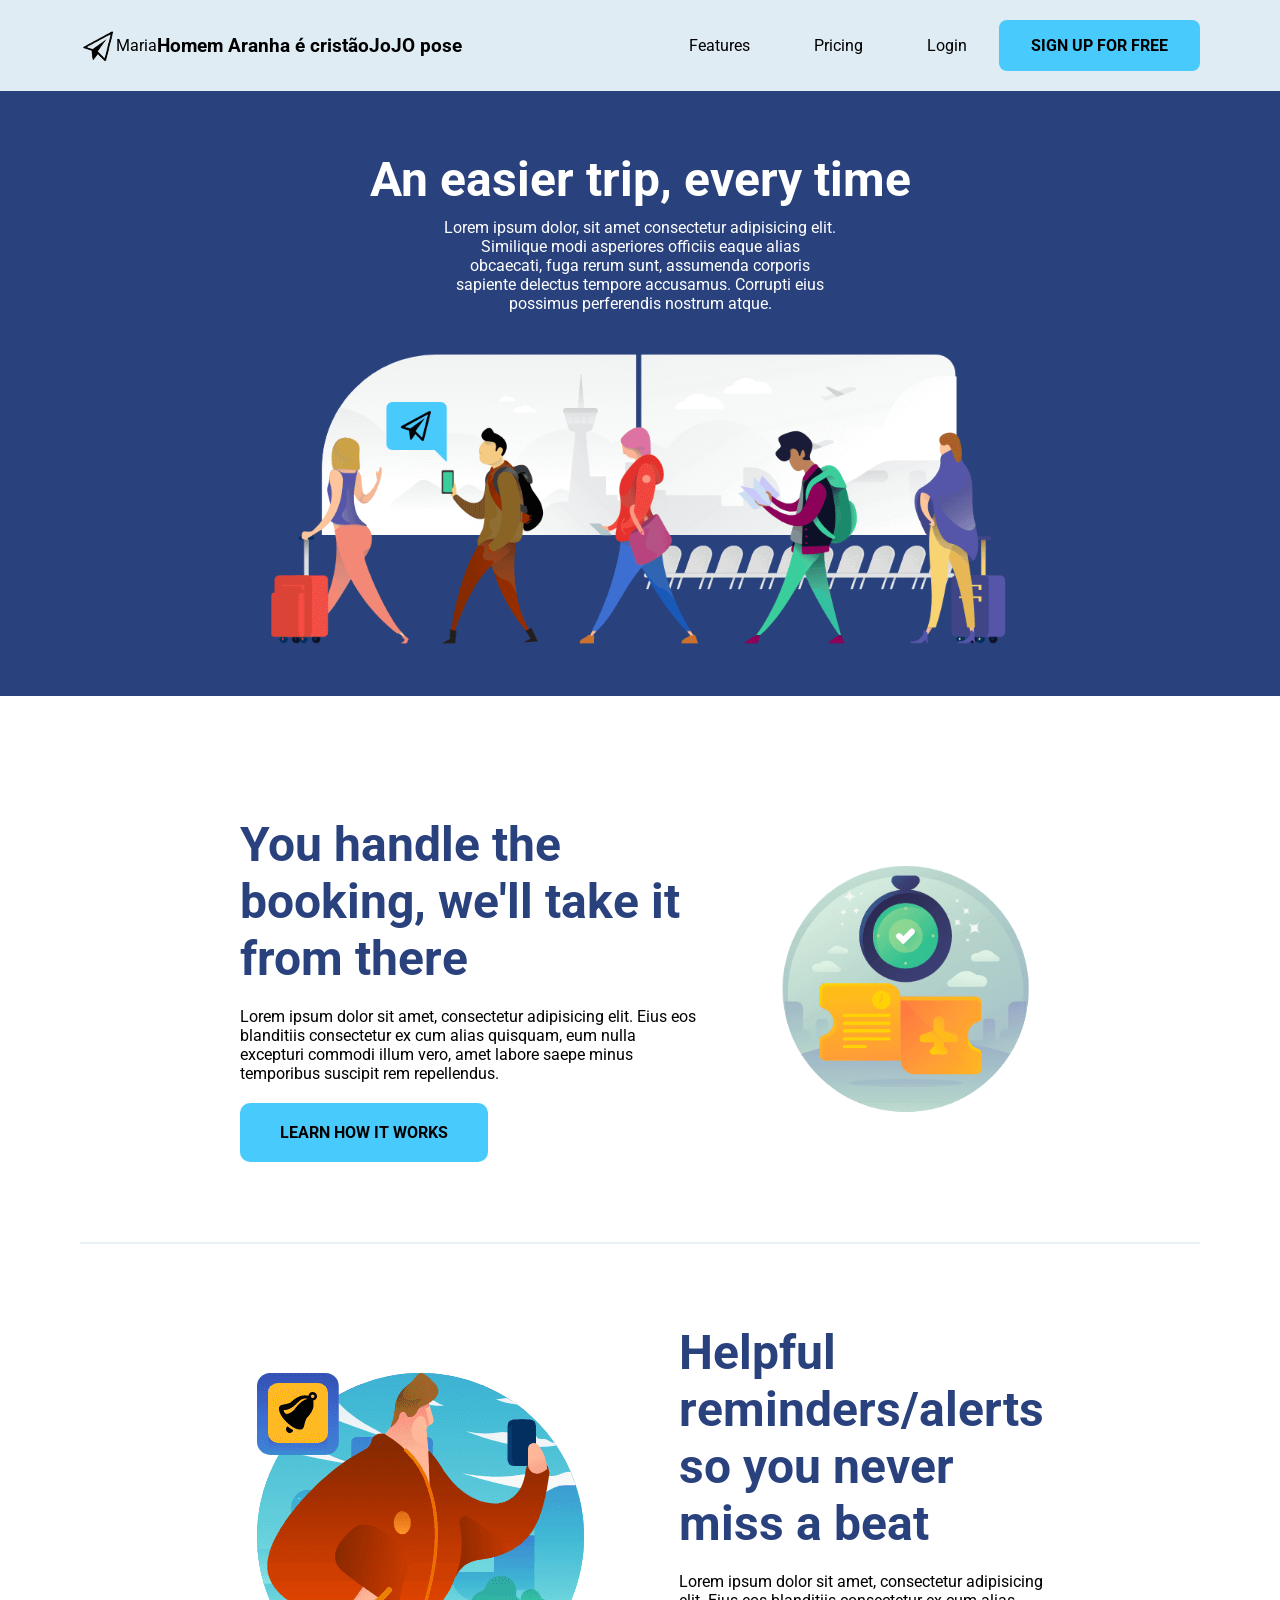
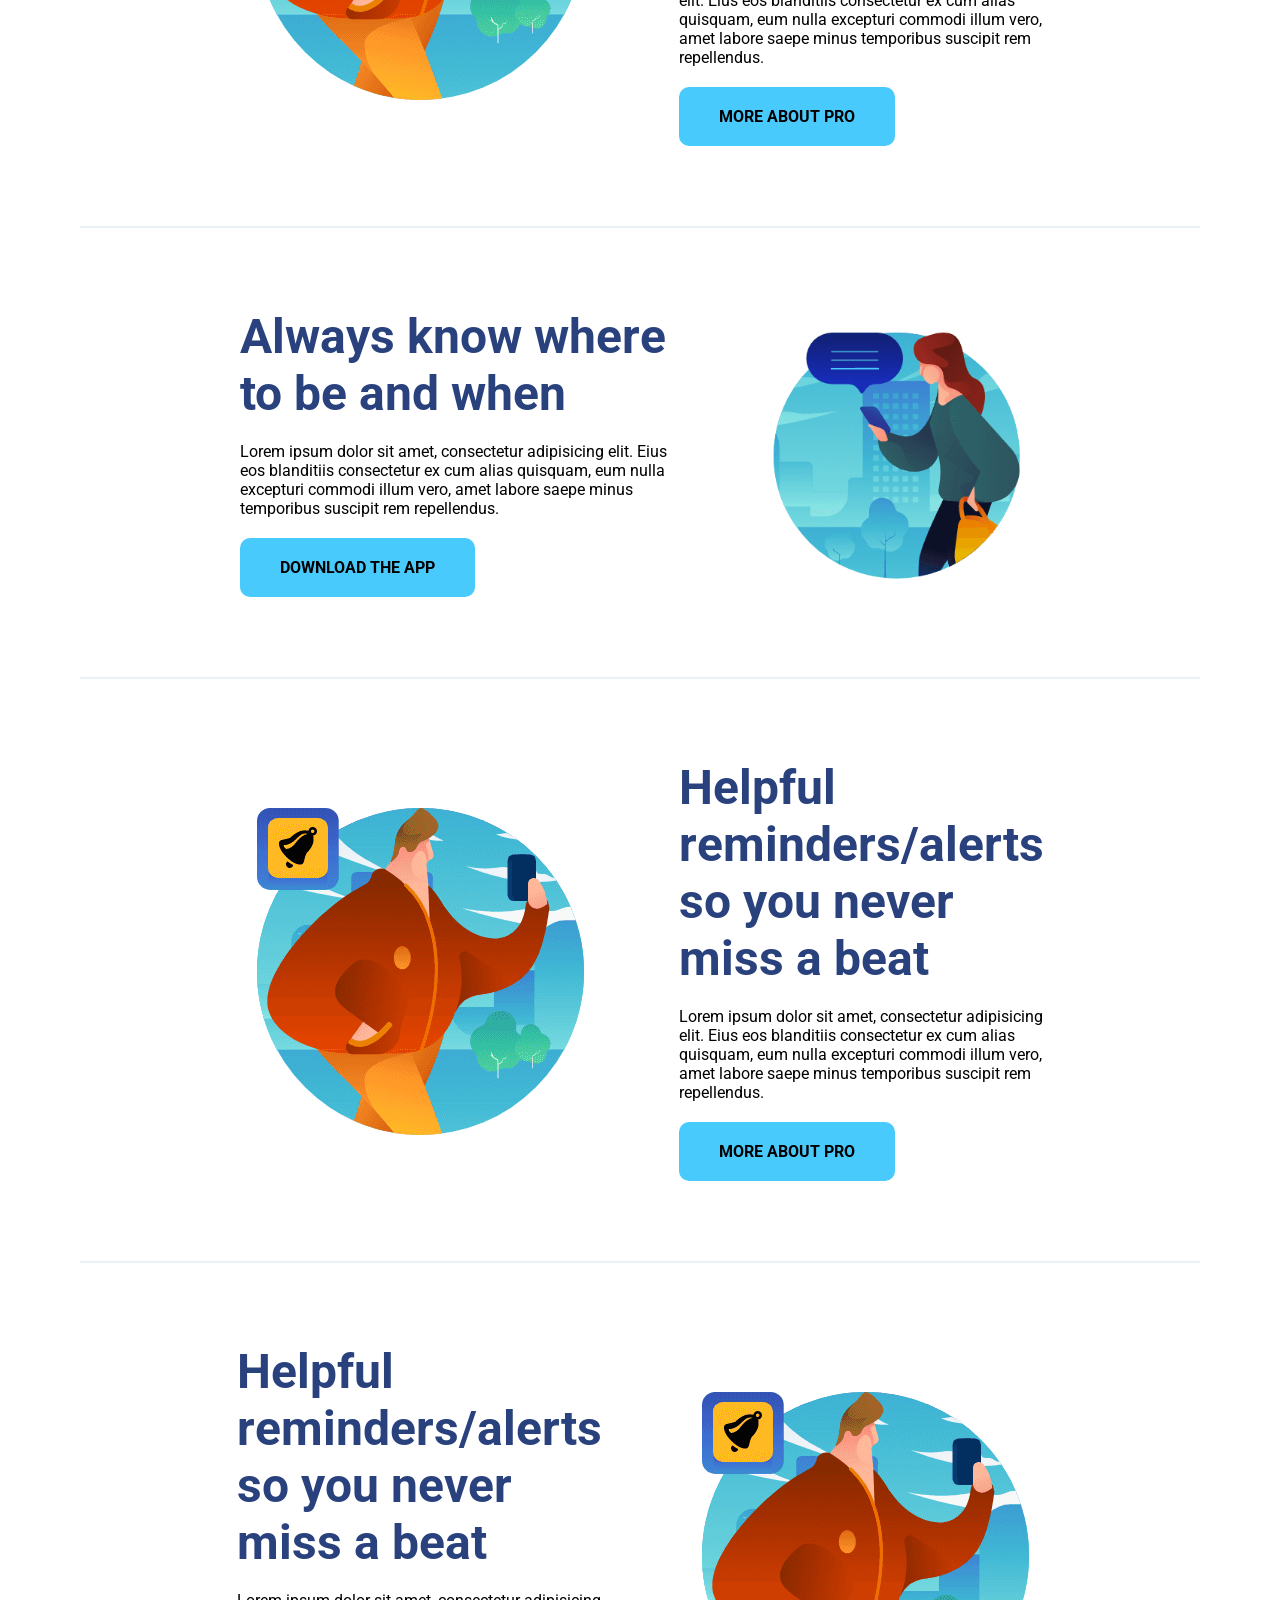
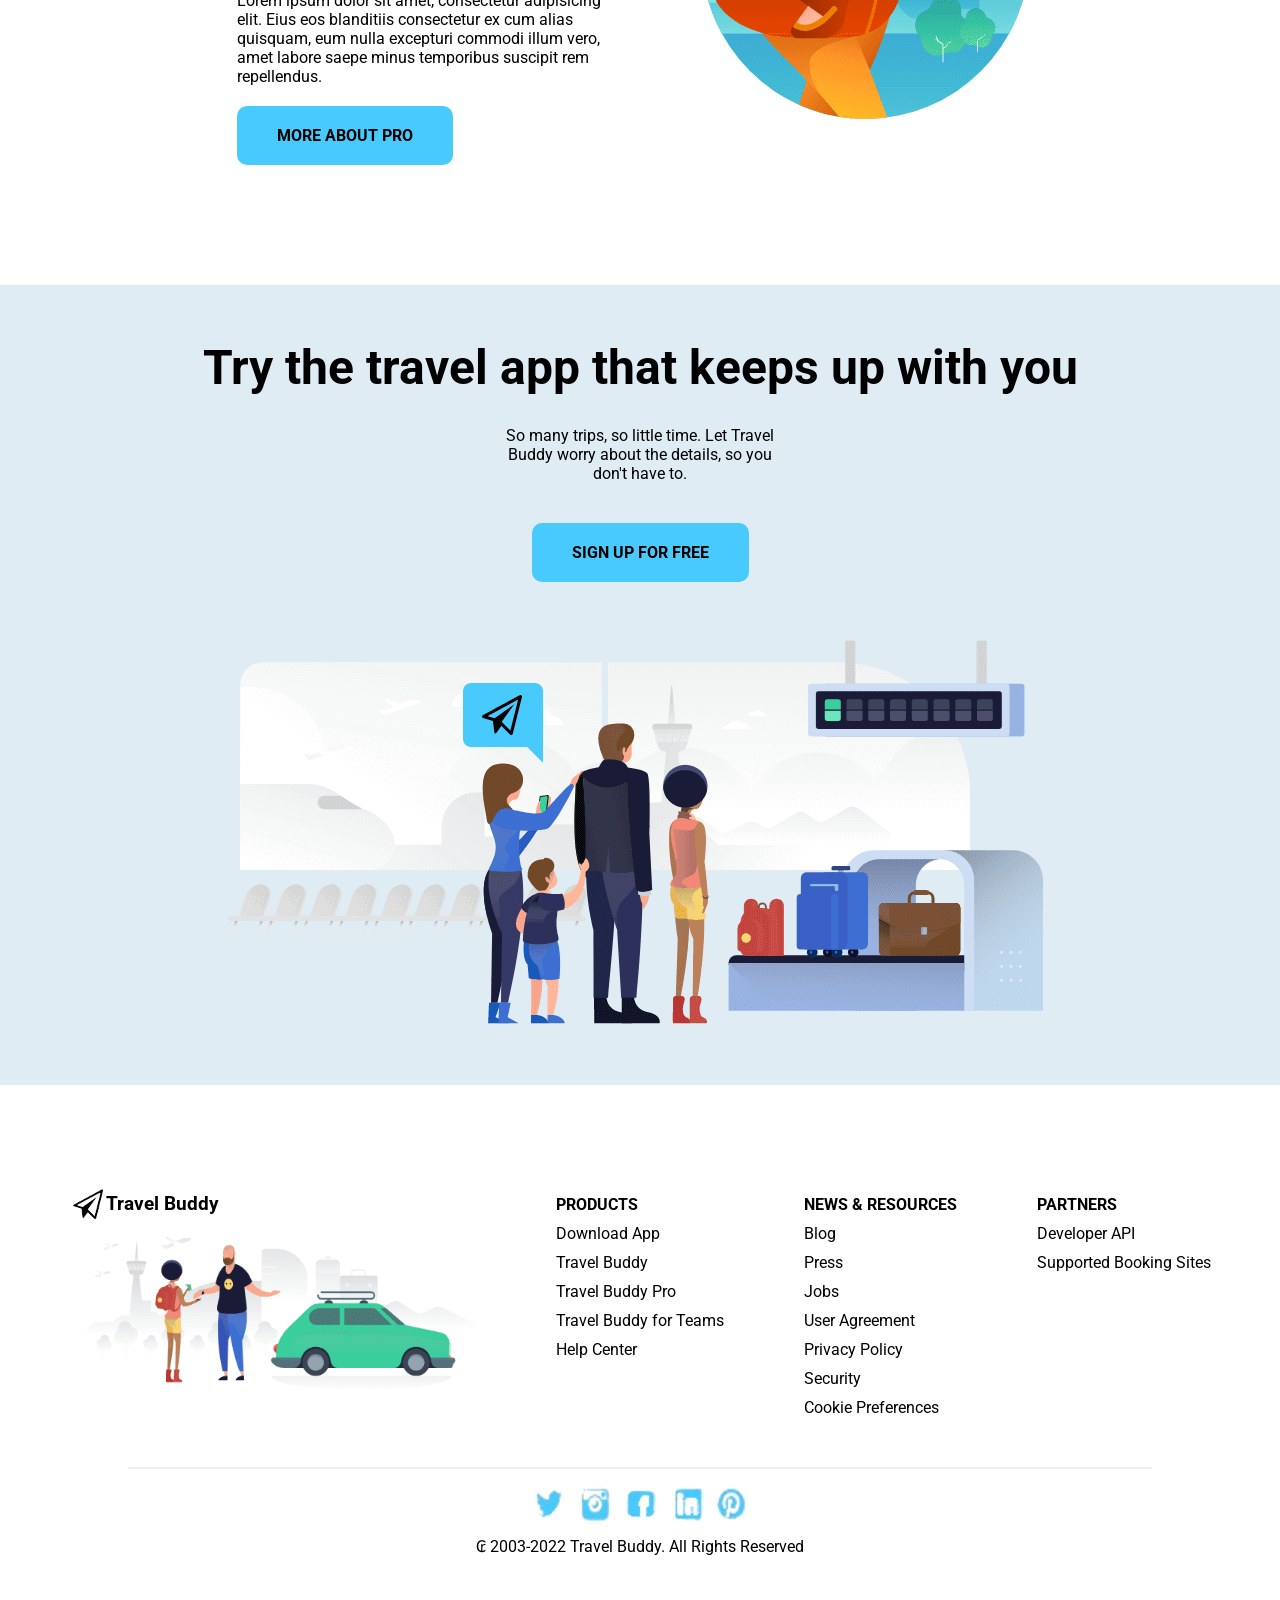
<file: index.html>
<!DOCTYPE html>
<html lang="en">
<head>
  <meta charset="UTF-8">
  <meta name="viewport" content="width=device-width, initial-scale=1.0">
  <title>Document</title>
  <link rel="stylesheet" href="style.css">
</head>
<body>
  <header>
    <div class="icons">
      <img src="imagens/icones/compartilhar.png" alt="Icone compartilhar">
      <div>Maria</div>
      <p>Homem Aranha é cristão</p>
      <p>JoJO pose</p>
    </div>
    <ul class="menu">
      <li><a href="features.html">Features</a></li>
      <li><a href="pricing.html">Pricing</a></li>
      <li><a href="login.html">Login</a></li>
      <li><a href="signup.html" class="active" >SIGN UP FOR FREE</a></li>
    </ul>
  </header>
  <main>
    <h1>An easier trip, every time</h1>
    <p>Lorem ipsum dolor, sit amet consectetur adipisicing elit. Similique modi asperiores officiis eaque alias obcaecati, fuga rerum sunt, assumenda corporis sapiente delectus tempore accusamus. Corrupti eius possimus perferendis nostrum atque.</p>
    <img src="imagens/pessoas.png" alt="">
  </main>
  <section>
    <article>
      <div class="content">
        <h1>You handle the booking, we'll take it from there</h1>
        <p>Lorem ipsum dolor sit amet, consectetur adipisicing elit. Eius eos blanditiis consectetur ex cum alias quisquam, eum nulla excepturi commodi illum vero, amet labore saepe minus temporibus suscipit rem repellendus.</p>
        <a href="" class="active">LEARN HOW IT WORKS</a>
      </div>
      <img src="imagens/travel.png" alt="">
    </article>
    <hr>
    <article>
      <div class="content">
        <h1>Helpful reminders/alerts so you never miss a beat</h1>
        <p>Lorem ipsum dolor sit amet, consectetur adipisicing elit. Eius eos blanditiis consectetur ex cum alias quisquam, eum nulla excepturi commodi illum vero, amet labore saepe minus temporibus suscipit rem repellendus.</p>
        <a href="" class="active">MORE ABOUT PRO</a>
      </div>
      <img src="imagens/man.png" alt="">
    </article>
    <hr>
    <article>
      <div class="content">
        <h1>Always know where to be and when</h1>
        <p>Lorem ipsum dolor sit amet, consectetur adipisicing elit. Eius eos blanditiis consectetur ex cum alias quisquam, eum nulla excepturi commodi illum vero, amet labore saepe minus temporibus suscipit rem repellendus.</p>
        <a href="" class="active">DOWNLOAD THE APP</a>
      </div>
      <img src="imagens/woman.png" alt="">
    </article>
    <hr>
    <article>
      <div class="content">
        <h1>Helpful reminders/alerts so you never miss a beat</h1>
        <p>Lorem ipsum dolor sit amet, consectetur adipisicing elit. Eius eos blanditiis consectetur ex cum alias quisquam, eum nulla excepturi commodi illum vero, amet labore saepe minus temporibus suscipit rem repellendus.</p>
        <a href="" class="active">MORE ABOUT PRO</a>
      </div>
      <img src="imagens/man.png" alt="">
    </article>
    <hr>
    <article>
      <div class="content">
        <h1>Helpful reminders/alerts so you never miss a beat</h1>
        <p>Lorem ipsum dolor sit amet, consectetur adipisicing elit. Eius eos blanditiis consectetur ex cum alias quisquam, eum nulla excepturi commodi illum vero, amet labore saepe minus temporibus suscipit rem repellendus.</p>
        <a href="" class="active">MORE ABOUT PRO</a>
      </div>
      <img src="imagens/man.png" alt="">
    </article>
  </section>
  <section class="travel">
    <h1>Try the travel app that keeps up with you</h1>
    <p>So many trips, so little time. Let Travel Buddy worry about the details, so you don't have to.</p>
    <a href="" class="active">SIGN UP FOR FREE</a>
    <img src="imagens/airport.png" alt="">
  </section>

  <footer>
    <div class="footer-content">
      <div class="images">
        <div class="icons">
          <img src="imagens/icones/compartilhar.png" alt="Icone compartilhar">
          <p>Travel Buddy</p>
        </div>
        <img src="imagens/people.png" alt="">
      </div>
      <div class="other">
        <ul>
          <li class="bold">PRODUCTS</li>
          <li><a href="download-app.html">Download App</a></li>
          <li><a href="home.html">Travel Buddy</a></li>
          <li><a href="travel-buddy-pro.html">Travel Buddy Pro</a></li>
          <li><a href="travel-buddy-teams.html">Travel Buddy for Teams</a></li>
          <li><a href="help-center.html">Help Center</a></li>
        </ul>

        <ul>
          <li class="bold">NEWS & RESOURCES</li>
          <li><a href="download-app.html">Blog</a></li>
          <li><a href="home.html">Press</a></li>
          <li><a href="travel-buddy-pro.html">Jobs</a></li>
          <li><a href="travel-buddy-teams.html">User Agreement</a></li>
          <li><a href="privacy-policy.html">Privacy Policy</a></li>
          <li><a href="security.html">Security</a></li>
          <li><a href="cookie-preferences.html">Cookie Preferences</a></li>
        </ul>

        <ul>
          <li class="bold">PARTNERS</li>
          <li><a href="developer-api.html">Developer API</a></li>
          <li><a href="supported-booking.html">Supported Booking Sites</a></li>
        </ul>
      </div>
    </div>
    <hr>
    <div class="share">
      <div class="medias">
        <img src="imagens/icones/twitter.png" alt="">
        <img src="imagens/icones/instagram.png" alt="">
        <img src="imagens/icones/facebook.png" alt="">
        <img src="imagens/icones/linkedin.png" alt="">
        <img src="imagens/icones/pinterest.png" alt="">
      </div>
      <p>₢ 2003-2022 Travel Buddy. All Rights Reserved</p>
    </div>

  </footer>
</body>
</html>
</file>
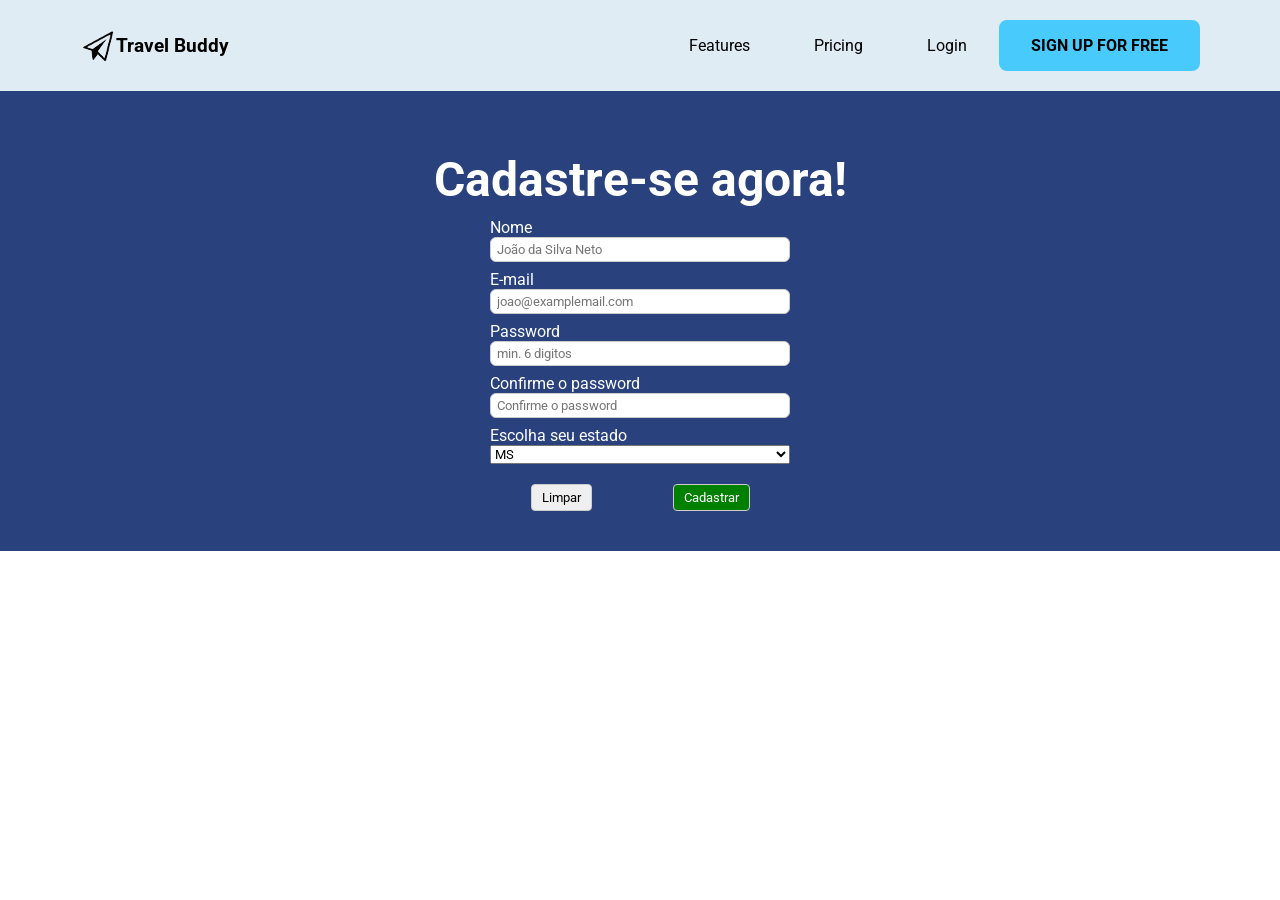
<file: signup.html>
<!DOCTYPE html>
<html lang="en">
<head>
    <meta charset="UTF-8">
    <meta name="viewport" content="width=device-width, initial-scale=1.0">
    <title>Document</title>
    <link rel="stylesheet" href="style.css">
    <link rel="stylesheet" href="signup.css">
</head>
<body>
    <header>
        <div class="icons">
            <img src="imagens/icones/compartilhar.png" alt="Icone compartilhar">
            <p>Travel Buddy</p>
        </div>
        <ul class="menu">
            <li><a href="features.html">Features</a></li>
            <li><a href="pricing.html">Pricing</a></li>
            <li><a href="login.html">Login</a></li>
            <li><a href="signup.html" class="active" >SIGN UP FOR FREE</a></li>
        </ul>
  </header>
  <main>
    <h1>Cadastre-se agora!</h1>
    <form
        action="https://jkorpela.fi/cgi-bin/echo.cgi"
        class="forms"    
    >
        <div class="inputs">
            <label for="nome">Nome </label>
            <input
                type="text"
                id="nome"
                name="nome"
                placeholder="João da Silva Neto"
            >
        </div>
        <div class="inputs">
            <label for="email">E-mail </label>
            <input
                type="email"
                id="email"
                name="email"
                placeholder="joao@examplemail.com"
            >
        </div>
        <div class="inputs">
            <label for="password">Password </label>
            <input
                type="password"
                id="password"
                name="password"
                placeholder="min. 6 digitos"
            >
        </div>
        <div class="inputs">
            <label for="password-confirm">Confirme o password </label>
            <input
                type="password"
                id="password-confirm"
                name="password-confirm"
                placeholder="Confirme o password"
            >
        </div>
        <div class="inputs">
            <label for="estado">Escolha seu estado</label>
            <select id="estado" name="estado" required>
                <option value="MS">MS</option>
                <option value="MT">MT</option>
                <option value="PR">PR</option>
            </select>
        </div>
        <div class="form-buttons">
            <button type="reset">Limpar</button>
            <button type="submit" class="cadastrar">Cadastrar</button>
        </div>
    </form>
  </main>
</body>
</html>
</file>
<file: style.css>
@import url('https://fonts.googleapis.com/css2?family=Roboto:ital,wght@0,100..900;1,100..900&display=swap');


*{
  font-family: 'Roboto', Arial, Helvetica, sans-serif;
  margin: 0;
  padding: 0;
}

h1{
  font-size: 3rem;
}

a{
  text-decoration: none;
  color: black;
}

header{
  display: flex;
  justify-content: space-between;
  padding: 20px 80px;
  background-color: #dfecf4;
}

.icons{
  display: flex;
  width: fit-content;
  align-items: center;
}

.icons img{
  scale: 1;
}

.icons p{
  white-space: nowrap;
  flex-shrink: 0;
  font-weight: bolder;
  font-size: 1.2rem;
}

.menu{
  list-style: none;
  display: flex;
  align-items: center;
}

.menu a{
  display: inline-block;
  padding: 16px 32px;
  border-radius: 8px;
}

.menu a:hover{
  background-color: #48cafd;
}

.active{
  border-radius: 10px;
  background-color: #48cafd;
  padding: 20px 40px;
  color: black;
  font-weight: bold;
  text-decoration: none;
}

a.active:hover{
  background-color: #03b1f6;
}

main{
  background-color: #29417c;
  color: white;
  display: flex;
  flex-direction: column;
  justify-content: center;
  align-items: center;
  padding: 60px 80px 40px;
  gap: 10px;
}


main p{
  width: 35%;
  text-align: center;
}

section{
  padding: 40px 80px;
}

hr{
  border: none;
  height: 2px;
  background-color: #e9f2f7;
}

section article{
  display: flex;
  justify-content: center;
  align-items: center;
  padding: 80px 160px;
  gap: 80px;
}

section article:nth-of-type(odd){
  flex-direction: row;
}

section article:nth-of-type(even){
  flex-direction: row-reverse;
}

.content{
  display: flex;
  flex-direction: column;
  justify-content: space-between;
  align-items: flex-start;
  gap: 20px;
}

.content h1{
  color: #29417c;
}

.content a:hover{
  background-color: #03b1f6;
}

.travel{
  background-color: #dfecf4;
  display: flex;
  flex-direction: column;
  justify-content: center;
  align-items: center;
  padding: 40px;
  min-height: 720px;
}

.travel p{
  margin: 30px 0 40px;
  width: 25%;
  text-align: center;
}

.travel img{
  margin-top: 40px;
}

footer{
  display: flex;
  flex-direction: column;
  padding: 60px 0;
  align-items: center;
  justify-content: center;
}

.footer-content{
  display: flex;
  gap: 80px;
  padding: 40px 0;
  justify-content: center;
}

.other{
  display: flex;
  justify-content: space-between;
  gap: 80px;
}

.other ul{
  list-style: none;
}

.bold{
  font-weight: bold;
}

.other ul li{
  margin: 10px 0;
}
footer hr{
  width: 80%;
}

.share{
  margin-top: 20px;
}

.medias{
  display: flex;
  justify-content: center;
  gap: 20px;
  margin-bottom: 20px;
}

.medias img{
  scale: 1.5;
}
</file>
<file: signup.css>
.forms{
    padding: 0 64px;
}

.inputs{
    display: flex;
    flex-direction: column;
    justify-content: space-between;
    margin-bottom: 8px;
    width: 300px;
}

.inputs input{
    padding: 4px 6px;
    border-radius: 6px;
    border: 1px solid #ccc;
}

.forms button{
    padding: 5px 10px;
    border: 1px solid #ccc;
    border-radius: 4px;
    cursor: pointer;
}
.form-buttons{
    margin-top: 20px;
    display: flex;
    justify-content: space-around;    
}
.cadastrar{
    border-radius: 4px;
    color: white;
    background-color: green;
}
.cadastrar:hover{
    background-color: rgb(7, 189, 7);
}
</file>
